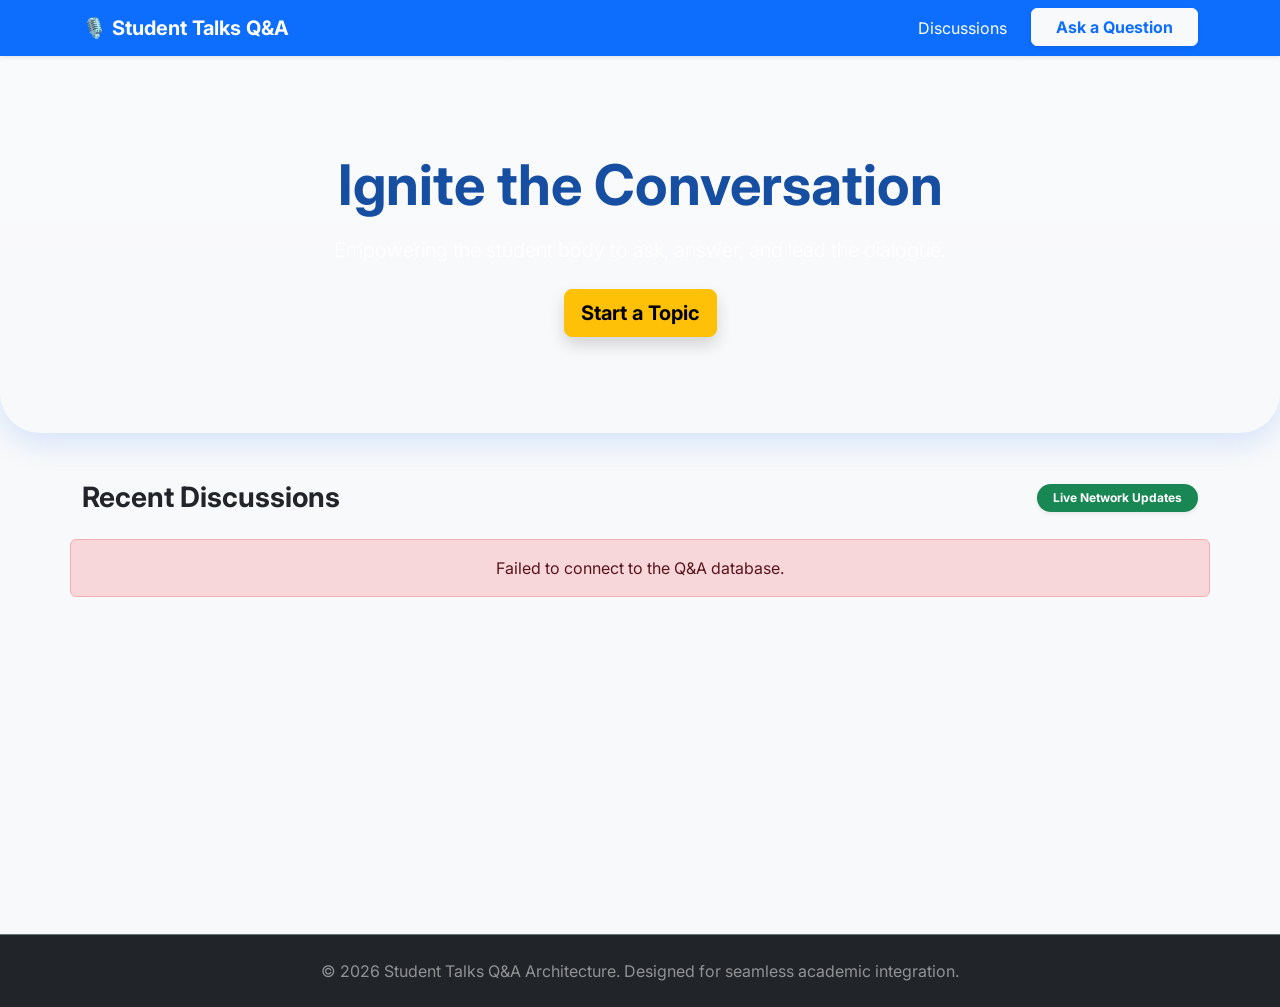
<file: frontend/index.html>
<!DOCTYPE html>
<html lang="en">
<head>
    <meta charset="UTF-8">
    <meta name="viewport" content="width=device-width, initial-scale=1.0">
    <title>Student Talks Q&A Portal</title>
    
    <link href="https://cdn.jsdelivr.net/npm/bootstrap@5.3.0/dist/css/bootstrap.min.css" rel="stylesheet">
    
    <link href="https://fonts.googleapis.com/css2?family=Inter:wght@300;400;600;700&display=swap" rel="stylesheet">
    
    <link rel="stylesheet" href="css/style.css">
</head>
<body class="bg-light">

    <nav class="navbar navbar-expand-lg navbar-dark bg-primary shadow-sm">
        <div class="container">
            <a class="navbar-brand fw-bold" href="index.html">🎙️ Student Talks Q&A</a>
            <button class="navbar-toggler" type="button" data-bs-toggle="collapse" data-bs-target="#navbarNav">
                <span class="navbar-toggler-icon"></span>
            </button>
            <div class="collapse navbar-collapse" id="navbarNav">
                <ul class="navbar-nav ms-auto">
                    <li class="nav-item">
                        <a class="nav-link active" href="index.html">Discussions</a>
                    </li>
                    <li class="nav-item ms-lg-3 mt-2 mt-lg-0">
                        <a class="btn btn-light text-primary fw-bold px-4 shadow-sm" href="ask.html">Ask a Question</a>
                    </li>
                </ul>
            </div>
        </div>
    </nav>

    <div class="hero-section text-center text-white py-5 mb-5 bg-gradient">
        <div class="container py-5">
            <h1 class="display-4 fw-bolder mb-3">Ignite the Conversation</h1>
            <p class="lead mb-4 fw-light">Empowering the student body to ask, answer, and lead the dialogue.</p>
            <a href="ask.html" class="btn btn-warning btn-lg fw-bold shadow hover-lift">Start a Topic</a>
        </div>
    </div>

    <div class="container mb-5" style="min-height: 45vh;">
        <div class="row mb-4 align-items-center">
            <div class="col-md-8">
                <h2 class="h3 fw-bold text-dark mb-0">Recent Discussions</h2>
            </div>
            <div class="col-md-4 text-md-end mt-3 mt-md-0">
                <span class="badge bg-success px-3 py-2 shadow-sm rounded-pill">Live Network Updates</span>
            </div>
        </div>

        <div id="questionsContainer" class="row g-4">
            <div class="col-12 text-center py-5" id="loadingSpinner">
                <div class="spinner-border text-primary" role="status" style="width: 3rem; height: 3rem;">
                    <span class="visually-hidden">Loading...</span>
                </div>
                <p class="mt-3 text-muted fw-semibold">Fetching the latest topics from the database...</p>
            </div>
        </div>
    </div>

    <footer class="bg-dark text-white text-center py-4 mt-auto border-top border-secondary">
        <div class="container">
            <p class="mb-0 text-white-50">&copy; 2026 Student Talks Q&A Architecture. Designed for seamless academic integration.</p>
        </div>
    </footer>

    <script src="https://cdn.jsdelivr.net/npm/bootstrap@5.3.0/dist/js/bootstrap.bundle.min.js"></script>
    
    <script src="js/app.js"></script>
</body>
</html>
</file>
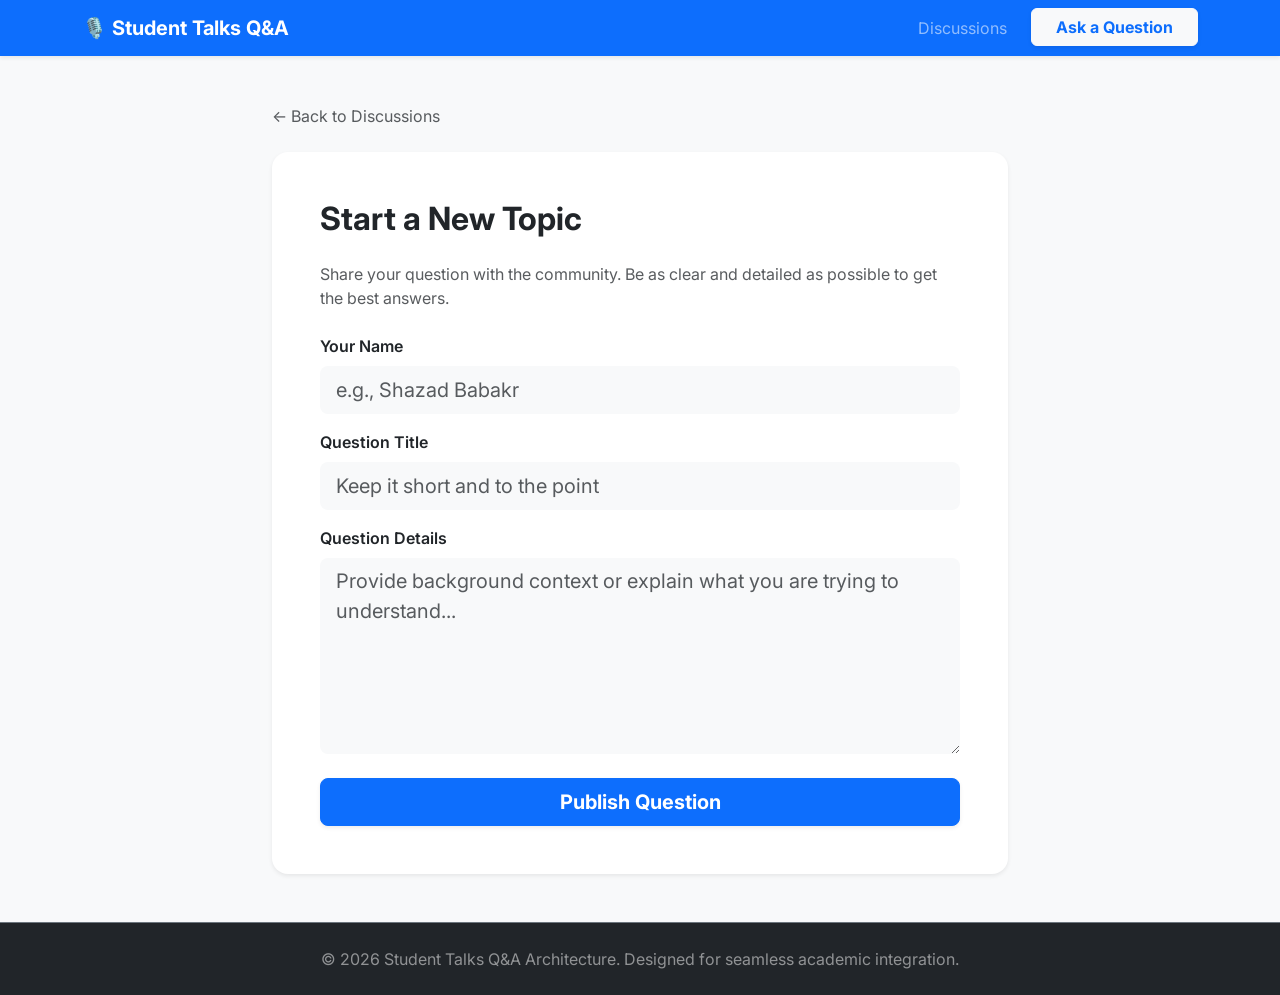
<file: frontend/ask.html>
<!DOCTYPE html>
<html lang="en">
<head>
    <meta charset="UTF-8">
    <meta name="viewport" content="width=device-width, initial-scale=1.0">
    <title>Ask a Question - Student Talks</title>
    
    <link href="https://cdn.jsdelivr.net/npm/bootstrap@5.3.0/dist/css/bootstrap.min.css" rel="stylesheet">
    <link href="https://fonts.googleapis.com/css2?family=Inter:wght@300;400;600;700&display=swap" rel="stylesheet">
    <link rel="stylesheet" href="css/style.css">
</head>
<body class="bg-light">

    <nav class="navbar navbar-expand-lg navbar-dark bg-primary shadow-sm">
        <div class="container">
            <a class="navbar-brand fw-bold" href="index.html">🎙️ Student Talks Q&A</a>
            <button class="navbar-toggler" type="button" data-bs-toggle="collapse" data-bs-target="#navbarNav">
                <span class="navbar-toggler-icon"></span>
            </button>
            <div class="collapse navbar-collapse" id="navbarNav">
                <ul class="navbar-nav ms-auto">
                    <li class="nav-item">
                        <a class="nav-link" href="index.html">Discussions</a>
                    </li>
                    <li class="nav-item ms-lg-3 mt-2 mt-lg-0">
                        <a class="btn btn-light text-primary fw-bold px-4 shadow-sm" href="ask.html">Ask a Question</a>
                    </li>
                </ul>
            </div>
        </div>
    </nav>

    <div class="container py-5" style="min-height: 70vh;">
        <div class="row justify-content-center">
            <div class="col-lg-8">
                
                <div class="mb-4">
                    <a href="index.html" class="text-decoration-none text-muted">← Back to Discussions</a>
                </div>

                <div class="card shadow-sm border-0 rounded-4">
                    <div class="card-body p-5">
                        <h2 class="fw-bold text-dark mb-4">Start a New Topic</h2>
                        <p class="text-muted mb-4">Share your question with the community. Be as clear and detailed as possible to get the best answers.</p>

                        <form id="askForm">
                            <div id="formMessage" class="alert d-none" role="alert"></div>

                            <div class="mb-3">
                                <label for="authorInput" class="form-label fw-semibold">Your Name</label>
                                <input type="text" class="form-control form-control-lg bg-light border-0" id="authorInput" placeholder="e.g., Shazad Babakr" required>
                            </div>
                            
                            <div class="mb-3">
                                <label for="titleInput" class="form-label fw-semibold">Question Title</label>
                                <input type="text" class="form-control form-control-lg bg-light border-0" id="titleInput" placeholder="Keep it short and to the point" required>
                            </div>
                            
                            <div class="mb-4">
                                <label for="bodyInput" class="form-label fw-semibold">Question Details</label>
                                <textarea class="form-control form-control-lg bg-light border-0" id="bodyInput" rows="6" placeholder="Provide background context or explain what you are trying to understand..." required></textarea>
                            </div>
                            
                            <div class="d-grid">
                                <button type="submit" class="btn btn-primary btn-lg fw-bold shadow-sm hover-lift" id="submitBtn">
                                    Publish Question
                                </button>
                            </div>
                        </form>
                    </div>
                </div>
                
            </div>
        </div>
    </div>

    <footer class="bg-dark text-white text-center py-4 mt-auto border-top border-secondary">
        <div class="container">
            <p class="mb-0 text-white-50">&copy; 2026 Student Talks Q&A Architecture. Designed for seamless academic integration.</p>
        </div>
    </footer>

    <script src="https://cdn.jsdelivr.net/npm/bootstrap@5.3.0/dist/js/bootstrap.bundle.min.js"></script>
    <script src="js/app.js"></script>
</body>
</html>
</file>
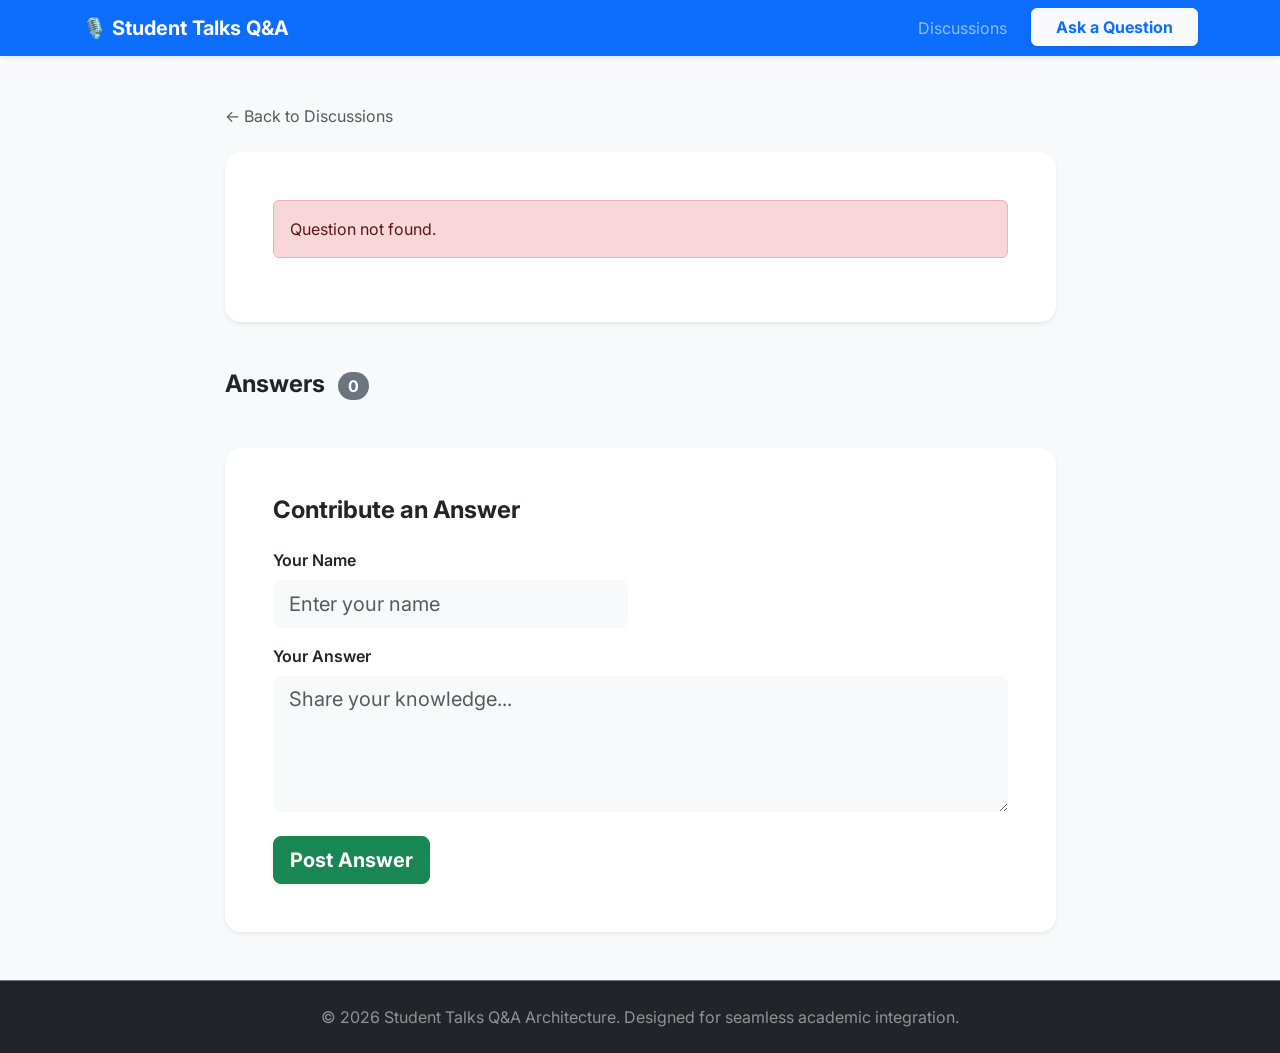
<file: frontend/question.html>
<!DOCTYPE html>
<html lang="en">
<head>
    <meta charset="UTF-8">
    <meta name="viewport" content="width=device-width, initial-scale=1.0">
    <title>Discussion Thread - Student Talks</title>
    
    <link href="https://cdn.jsdelivr.net/npm/bootstrap@5.3.0/dist/css/bootstrap.min.css" rel="stylesheet">
    <link href="https://fonts.googleapis.com/css2?family=Inter:wght@300;400;600;700&display=swap" rel="stylesheet">
    <link rel="stylesheet" href="css/style.css">
</head>
<body class="bg-light">

    <nav class="navbar navbar-expand-lg navbar-dark bg-primary shadow-sm">
        <div class="container">
            <a class="navbar-brand fw-bold" href="index.html">🎙️ Student Talks Q&A</a>
            <button class="navbar-toggler" type="button" data-bs-toggle="collapse" data-bs-target="#navbarNav">
                <span class="navbar-toggler-icon"></span>
            </button>
            <div class="collapse navbar-collapse" id="navbarNav">
                <ul class="navbar-nav ms-auto">
                    <li class="nav-item">
                        <a class="nav-link" href="index.html">Discussions</a>
                    </li>
                    <li class="nav-item ms-lg-3 mt-2 mt-lg-0">
                        <a class="btn btn-light text-primary fw-bold px-4 shadow-sm" href="ask.html">Ask a Question</a>
                    </li>
                </ul>
            </div>
        </div>
    </nav>

    <div class="container py-5" style="min-height: 70vh;">
        <div class="row justify-content-center">
            <div class="col-lg-9">
                
                <div class="mb-4">
                    <a href="index.html" class="text-decoration-none text-muted">← Back to Discussions</a>
                </div>

                <div class="card shadow-sm border-0 rounded-4 mb-5" id="questionDetailsCard">
                    <div class="card-body p-4 p-md-5">
                        <div id="qLoadingSpinner" class="text-center py-4">
                            <div class="spinner-border text-primary" role="status">
                                <span class="visually-hidden">Loading thread...</span>
                            </div>
                        </div>
                        <div id="qContent" class="d-none">
                            <h2 class="fw-bold text-dark mb-3" id="qTitle"></h2>
                            <div class="d-flex align-items-center mb-4 pb-3 border-bottom">
                                <span class="author-badge me-3" id="qAuthor"></span>
                                <small class="text-muted" id="qDate"></small>
                            </div>
                            <div class="fs-5 text-dark" style="line-height: 1.7;" id="qBody"></div>
                        </div>
                    </div>
                </div>

                <h4 class="fw-bold mb-4">Answers <span id="answerCount" class="badge bg-secondary rounded-pill fs-6 ms-2">0</span></h4>
                <div id="answersContainer" class="mb-5">
                    </div>

                <div class="card shadow-sm border-0 rounded-4 bg-white mt-5">
                    <div class="card-body p-4 p-md-5">
                        <h4 class="fw-bold text-dark mb-4">Contribute an Answer</h4>
                        <form id="answerForm">
                            <div id="answerFormMessage" class="alert d-none" role="alert"></div>
                            
                            <div class="row mb-3">
                                <div class="col-md-6">
                                    <label for="ansAuthorInput" class="form-label fw-semibold">Your Name</label>
                                    <input type="text" class="form-control form-control-lg bg-light border-0" id="ansAuthorInput" placeholder="Enter your name" required>
                                </div>
                            </div>
                            
                            <div class="mb-4">
                                <label for="ansBodyInput" class="form-label fw-semibold">Your Answer</label>
                                <textarea class="form-control form-control-lg bg-light border-0" id="ansBodyInput" rows="4" placeholder="Share your knowledge..." required></textarea>
                            </div>
                            
                            <button type="submit" class="btn btn-success btn-lg fw-bold shadow-sm hover-lift" id="submitAnsBtn">
                                Post Answer
                            </button>
                        </form>
                    </div>
                </div>

            </div>
        </div>
    </div>

    <footer class="bg-dark text-white text-center py-4 mt-auto border-top border-secondary">
        <div class="container">
            <p class="mb-0 text-white-50">&copy; 2026 Student Talks Q&A Architecture. Designed for seamless academic integration.</p>
        </div>
    </footer>

    <script src="https://cdn.jsdelivr.net/npm/bootstrap@5.3.0/dist/js/bootstrap.bundle.min.js"></script>
    <script src="js/app.js"></script>
</body>
</html>
</file>
<file: frontend/css/style.css>
/* frontend/css/style.css */

body {
    font-family: 'Inter', sans-serif;
    display: flex;
    flex-direction: column;
    min-height: 100vh;
}
h1 {
    font-size: 2.5rem;
    font-weight: 700;
    color: #164ea2;
}
/* Hero Section Enhancements */
.hero-section {
    background: linear-gradient(135deg, #0d6efd 0%, #084298 100%);
    border-bottom-left-radius: 40px;
    border-bottom-right-radius: 40px;
    box-shadow: 0 10px 30px rgba(13, 110, 253, 0.15);
}

/* Reusable Hover Lift Effect */
.hover-lift {
    transition: transform 0.2s ease, box-shadow 0.2s ease;
}

.hover-lift:hover {
    transform: translateY(-3px);
    box-shadow: 0 10px 20px rgba(0,0,0,0.15) !important;
}

/* Dynamic Question Cards (Generated by JS later) */
.question-card {
    transition: all 0.3s ease;
    border: 1px solid rgba(0,0,0,0.05);
    border-radius: 16px;
    background-color: #ffffff;
}

.question-card:hover {
    transform: translateY(-5px);
    box-shadow: 0 15px 35px rgba(0,0,0,0.08) !important;
    border-color: rgba(13, 110, 253, 0.3);
}

.card-title {
    color: #212529;
    font-weight: 700;
    line-height: 1.3;
}

/* Author Badge Styling */
.author-badge {
    background-color: #f8f9fa;
    color: #495057;
    font-weight: 600;
    padding: 6px 12px;
    border-radius: 30px;
    font-size: 0.85rem;
    border: 1px solid #e9ecef;
    display: inline-flex;
    align-items: center;
    gap: 5px;
}

/* Text Truncation for long questions on the main feed */
.text-truncate-multiline {
    display: -webkit-box;
    -webkit-line-clamp: 3;
    -webkit-box-orient: vertical;
    overflow: hidden;
    text-overflow: ellipsis;
}
</file>
